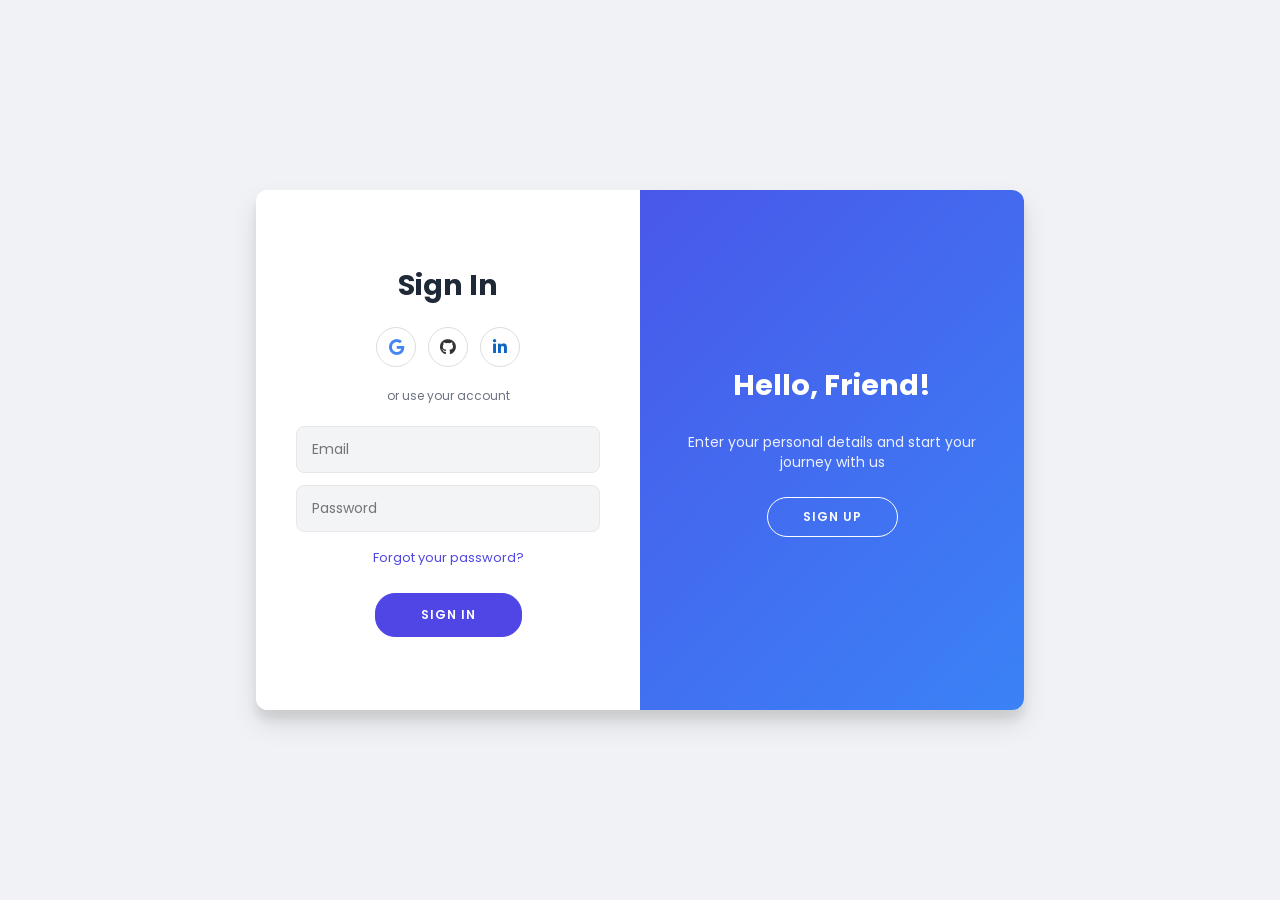
<file: index.html>
<!DOCTYPE html>
<html lang="en">
<head>
    <meta charset="UTF-8">
    <meta name="viewport" content="width=device-width, initial-scale=1.0">
    <title>Login & Register Card</title>
    <link rel="stylesheet" href="style.css">
    <link rel="stylesheet" href="https://cdnjs.cloudflare.com/ajax/libs/font-awesome/6.4.0/css/all.min.css">
</head>
<body>

    <div class="container" id="container">
        
        <!-- ================= SIGN UP FORM ================= -->
        <div class="form-container sign-up-container">
            <form action="#">
                <h1>Create Account</h1>
                <div class="social-container">
                    <a href="#" class="social"><i class="fa-brands fa-google" style="color: #4285F4;"></i></a>
                    <a href="#" class="social"><i class="fa-brands fa-github"></i></a>
                    <a href="#" class="social"><i class="fa-brands fa-linkedin-in" style="color: #0A66C2;"></i></a>
                </div>
                <span>or use your email for registration</span>
                <input type="text" placeholder="Full Name" required />
                <input type="email" placeholder="Email" required />
                <input type="password" placeholder="Password" required />
                <button class="btn-submit">Sign Up</button>
            </form>
        </div>

        <!-- ================= SIGN IN FORM ================= -->
        <div class="form-container sign-in-container">
            <form action="#">
                <h1>Sign In</h1>
                <div class="social-container">
                    <a href="#" class="social"><i class="fa-brands fa-google" style="color: #4285F4;"></i></a>
                    <a href="#" class="social"><i class="fa-brands fa-github"></i></a>
                    <a href="#" class="social"><i class="fa-brands fa-linkedin-in" style="color: #0A66C2;"></i></a>
                </div>
                <span>or use your account</span>
                <input type="email" placeholder="Email" required />
                <input type="password" placeholder="Password" required />
                <a href="#" class="forgot-pass">Forgot your password?</a>
                <button class="btn-submit">Sign In</button>
            </form>
        </div>

        <!-- ================= SLIDING OVERLAY ================= -->
        <div class="overlay-container">
            <div class="overlay">
                <!-- Overlay Left (Visible when on Sign Up view) -->
                <div class="overlay-panel overlay-left">
                    <h1>Welcome Back!</h1>
                    <p>To keep connected with us please login with your personal info</p>
                    <button class="ghost" id="signIn">Sign In</button>
                </div>
                <!-- Overlay Right (Visible when on Sign In view) -->
                <div class="overlay-panel overlay-right">
                    <h1>Hello, Friend!</h1>
                    <p>Enter your personal details and start your journey with us</p>
                    <button class="ghost" id="signUp">Sign Up</button>
                </div>
            </div>
        </div>

    </div>

    <script src="script.js"></script>
</body>
</html>
</file>
<file: style.css>
@import url('https://fonts.googleapis.com/css2?family=Poppins:wght@300;400;500;600;700&display=swap');

* {
    box-sizing: border-box;
    margin: 0;
    padding: 0;
    font-family: 'Poppins', sans-serif;
}

body {
    background: #f0f2f5;
    display: flex;
    justify-content: center;
    align-items: center;
    min-height: 100vh;
    padding: 15px;
}

/* Main Container Card */
.container {
    background-color: #fff;
    border-radius: 12px;
    box-shadow: 0 14px 28px rgba(0,0,0,0.1), 0 10px 10px rgba(0,0,0,0.08);
    position: relative;
    overflow: hidden;
    width: 768px;
    max-width: 100%;
    min-height: 520px;
}

/* Forms Positioning */
.form-container {
    position: absolute;
    top: 0;
    height: 100%;
    transition: all 0.6s ease-in-out;
}

form {
    background-color: #FFFFFF;
    display: flex;
    align-items: center;
    justify-content: center;
    flex-direction: column;
    padding: 0 40px;
    height: 100%;
    text-align: center;
}

h1 {
    font-weight: 700;
    margin-bottom: 10px;
    color: #1f2937;
    font-size: 1.8rem;
}

span {
    font-size: 12px;
    color: #6b7280;
    margin: 10px 0 15px;
}

input {
    background-color: #f3f4f6;
    border: 1px solid #e5e7eb;
    padding: 12px 15px;
    margin: 6px 0;
    width: 100%;
    border-radius: 8px;
    outline: none;
    font-size: 14px;
}

input:focus {
    border-color: #4f46e5;
    background-color: #fff;
}

.forgot-pass {
    color: #4f46e5;
    font-size: 13px;
    text-decoration: none;
    margin: 10px 0 15px;
}

.forgot-pass:hover {
    text-decoration: underline;
}

button.btn-submit {
    border-radius: 20px;
    border: 1px solid #4f46e5;
    background-color: #4f46e5;
    color: #FFFFFF;
    font-size: 12px;
    font-weight: 600;
    padding: 12px 45px;
    letter-spacing: 1px;
    text-transform: uppercase;
    transition: transform 80ms ease-in;
    cursor: pointer;
    margin-top: 10px;
}

button.btn-submit:active {
    transform: scale(0.95);
}

button.ghost {
    background-color: transparent;
    border: 1px solid #fff;
    border-radius: 20px;
    color: #FFFFFF;
    font-size: 12px;
    font-weight: 600;
    padding: 10px 35px;
    letter-spacing: 1px;
    text-transform: uppercase;
    cursor: pointer;
}

/* Social Buttons */
.social-container {
    margin: 10px 0;
    display: flex;
    gap: 12px;
}

.social-container a.social {
    border: 1px solid #DDDDDD;
    border-radius: 50%;
    display: inline-flex;
    justify-content: center;
    align-items: center;
    height: 40px;
    width: 40px;
    color: #333;
    text-decoration: none;
    transition: background-color 0.2s ease;
}

.social-container a.social:hover {
    background-color: #f9fafb;
}

/* Standard Desktop Positions */
.sign-in-container {
    left: 0;
    width: 50%;
    z-index: 2;
}

.sign-up-container {
    left: 0;
    width: 50%;
    opacity: 0;
    z-index: 1;
}

/* Desktop Sliding Overlay Setup */
.overlay-container {
    position: absolute;
    top: 0;
    left: 50%;
    width: 50%;
    height: 100%;
    overflow: hidden;
    transition: transform 0.6s ease-in-out;
    z-index: 100;
}

.overlay {
    background: linear-gradient(135deg, #4f46e5, #3b82f6);
    color: #FFFFFF;
    position: relative;
    left: -100%;
    height: 100%;
    width: 200%;
    transform: translateX(0);
    transition: transform 0.6s ease-in-out;
}

.overlay-panel {
    position: absolute;
    display: flex;
    align-items: center;
    justify-content: center;
    flex-direction: column;
    padding: 0 40px;
    text-align: center;
    top: 0;
    height: 100%;
    width: 50%;
    transform: translateX(0);
    transition: transform 0.6s ease-in-out;
}

.overlay-panel h1 {
    color: #fff;
}

.overlay-panel p {
    font-size: 14px;
    line-height: 20px;
    margin: 15px 0 25px;
    opacity: 0.9;
}

.overlay-left {
    transform: translateX(-20%);
}

.overlay-right {
    right: 0;
    transform: translateX(0);
}

/* Desktop Animations */
.container.right-panel-active .sign-in-container {
    transform: translateX(100%);
}

.container.right-panel-active .sign-up-container {
    transform: translateX(100%);
    opacity: 1;
    z-index: 5;
    animation: show 0.6s;
}

.container.right-panel-active .overlay-container {
    transform: translateX(-100%);
}

.container.right-panel-active .overlay {
    transform: translateX(50%);
}

.container.right-panel-active .overlay-left {
    transform: translateX(0);
}

.container.right-panel-active .overlay-right {
    transform: translateX(20%);
}

@keyframes show {
    0%, 49.99% {
        opacity: 0;
        z-index: 1;
    }
    50%, 100% {
        opacity: 1;
        z-index: 5;
    }
}

/* =========================================================
   MOBILE RESPONSIVE STYLES (Screens 768px and smaller)
   ========================================================= */
@media (max-width: 768px) {
    .container {
        width: 100%;
        max-width: 420px;
        min-height: 560px;
        display: flex;
        flex-direction: column;
    }

    .form-container {
        width: 100%;
        height: calc(100% - 130px); /* Leave room for bottom banner */
        top: 0;
        left: 0;
    }

    form {
        padding: 30px 20px;
    }

    /* Mobile state management */
    .sign-in-container {
        opacity: 1;
        z-index: 5;
        transform: none !important;
    }

    .sign-up-container {
        opacity: 0;
        z-index: 1;
        transform: none !important;
    }

    .container.right-panel-active .sign-in-container {
        opacity: 0;
        z-index: 1;
    }

    .container.right-panel-active .sign-up-container {
        opacity: 1;
        z-index: 5;
        animation: none;
    }

    /* Reposition overlay as a bottom toggle bar */
    .overlay-container {
        position: absolute;
        top: auto;
        bottom: 0;
        left: 0;
        width: 100%;
        height: 130px;
        transform: none !important;
    }

    .overlay {
        left: 0;
        width: 100%;
        transform: none !important;
    }

    .overlay-panel {
        width: 100%;
        padding: 15px 20px;
        transform: none !important;
    }

    .overlay-panel h1 {
        font-size: 1.2rem;
        margin-bottom: 2px;
    }

    .overlay-panel p {
        font-size: 12px;
        margin: 4px 0 10px;
    }

    /* Toggle visibility of overlay banners on mobile */
    .overlay-left {
        display: flex;
        opacity: 0;
        pointer-events: none;
    }

    .overlay-right {
        display: flex;
        opacity: 1;
        pointer-events: all;
    }

    .container.right-panel-active .overlay-left {
        opacity: 1;
        pointer-events: all;
    }

    .container.right-panel-active .overlay-right {
        opacity: 0;
        pointer-events: none;
    }
}
</file>
